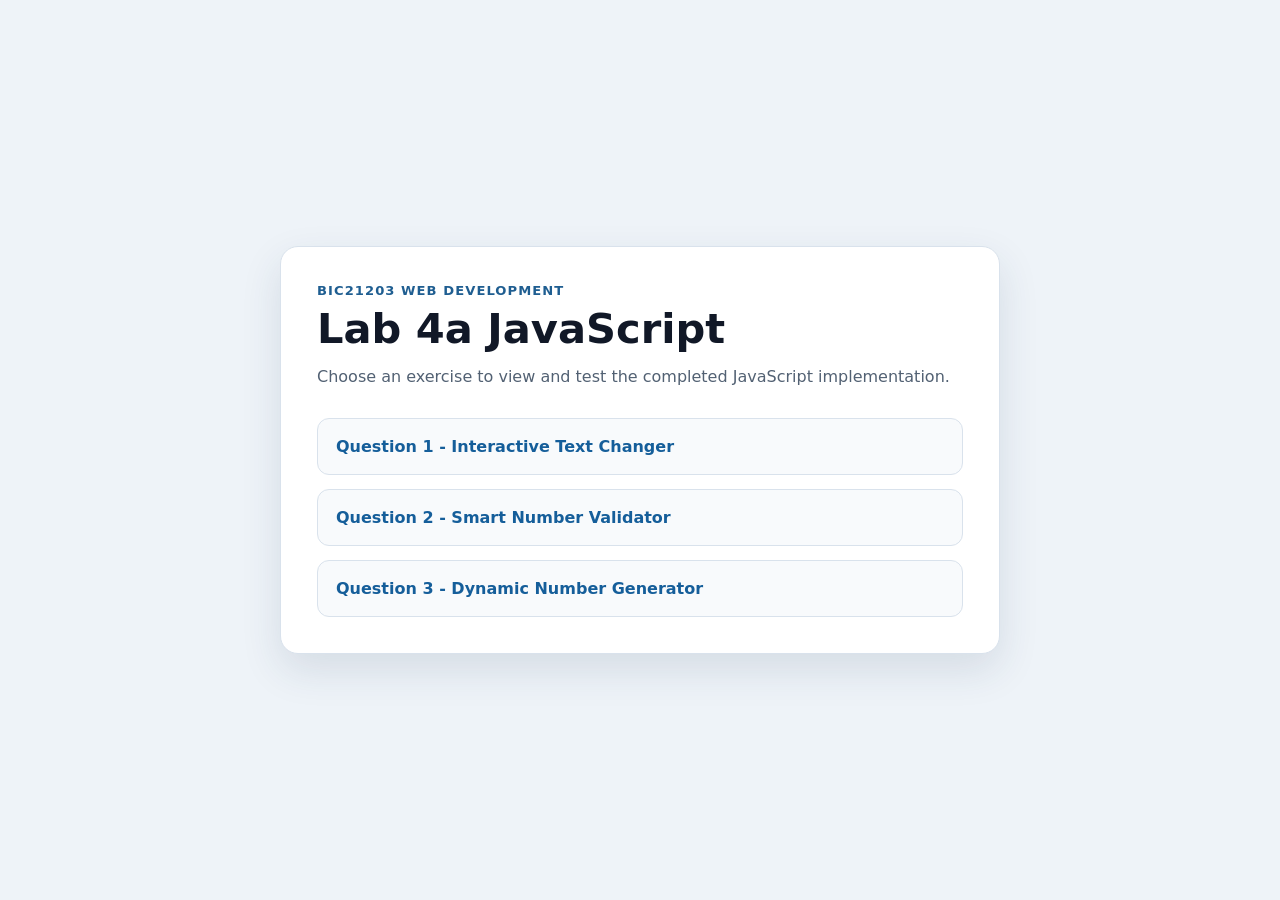
<file: index.html>
<!doctype html>
<html lang="en">
<head>
  <meta charset="utf-8">
  <meta name="viewport" content="width=device-width, initial-scale=1">
  <title>BIC21203 Lab 4a JavaScript</title>
  <link rel="stylesheet" href="assets/styles.css">
  <style>
    .lab-links { display: grid; gap: 14px; margin-top: 24px; }
    .lab-link { display: block; padding: 18px; border: 1px solid #d9e2ec; border-radius: 12px; color: #155e9a; background: #f8fafc; font-weight: 750; text-decoration: none; }
    .lab-link:hover { background: #edf4fa; }
  </style>
</head>
<body>
  <main>
    <p class="eyebrow">BIC21203 Web Development</p>
    <h1>Lab 4a JavaScript</h1>
    <p class="intro">Choose an exercise to view and test the completed JavaScript implementation.</p>
    <nav class="lab-links" aria-label="Lab 4a exercises">
      <a class="lab-link" href="q1/index.html">Question 1 - Interactive Text Changer</a>
      <a class="lab-link" href="q2/index.html">Question 2 - Smart Number Validator</a>
      <a class="lab-link" href="q3/index.html">Question 3 - Dynamic Number Generator</a>
    </nav>
  </main>
</body>
</html>
</file>
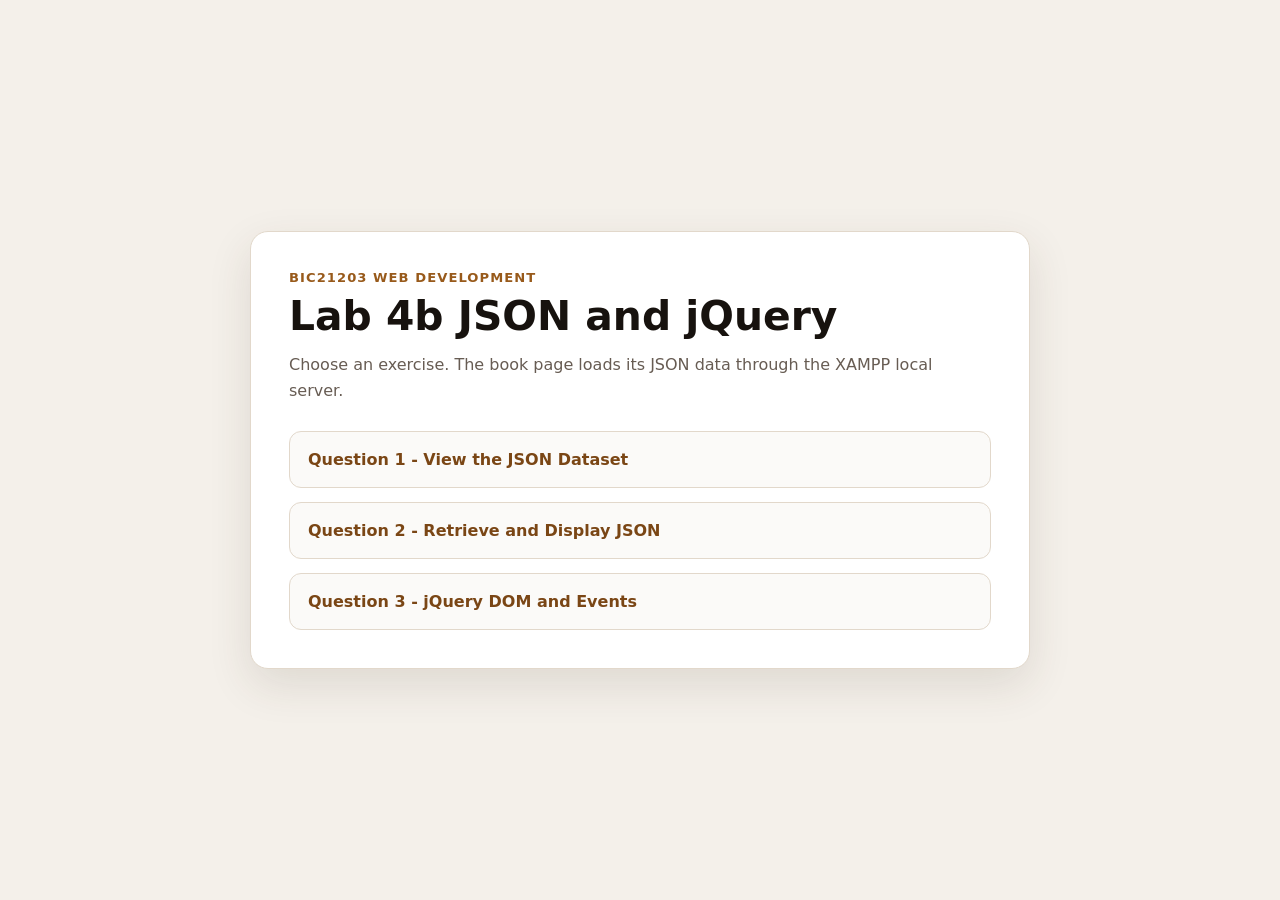
<file: lab4b-json-jquery/index.html>
<!doctype html>
<html lang="en">
<head>
  <meta charset="utf-8">
  <meta name="viewport" content="width=device-width, initial-scale=1">
  <title>BIC21203 Lab 4b JSON and jQuery</title>
  <link rel="stylesheet" href="styles.css">
  <style>
    .lab-links { display: grid; gap: 14px; margin-top: 24px; }
    .lab-link { display: block; padding: 18px; border: 1px solid #e2d8cb; border-radius: 12px; color: #7a4615; background: #fbfaf8; font-weight: 750; text-decoration: none; }
    .lab-link:hover { background: #f6f0e8; }
  </style>
</head>
<body>
  <main>
    <p class="eyebrow">BIC21203 Web Development</p>
    <h1>Lab 4b JSON and jQuery</h1>
    <p class="intro">Choose an exercise. The book page loads its JSON data through the XAMPP local server.</p>
    <nav class="lab-links" aria-label="Lab 4b exercises">
      <a class="lab-link" href="books.json">Question 1 - View the JSON Dataset</a>
      <a class="lab-link" href="books.html">Question 2 - Retrieve and Display JSON</a>
      <a class="lab-link" href="jquery-dom.html">Question 3 - jQuery DOM and Events</a>
    </nav>
  </main>
</body>
</html>
</file>
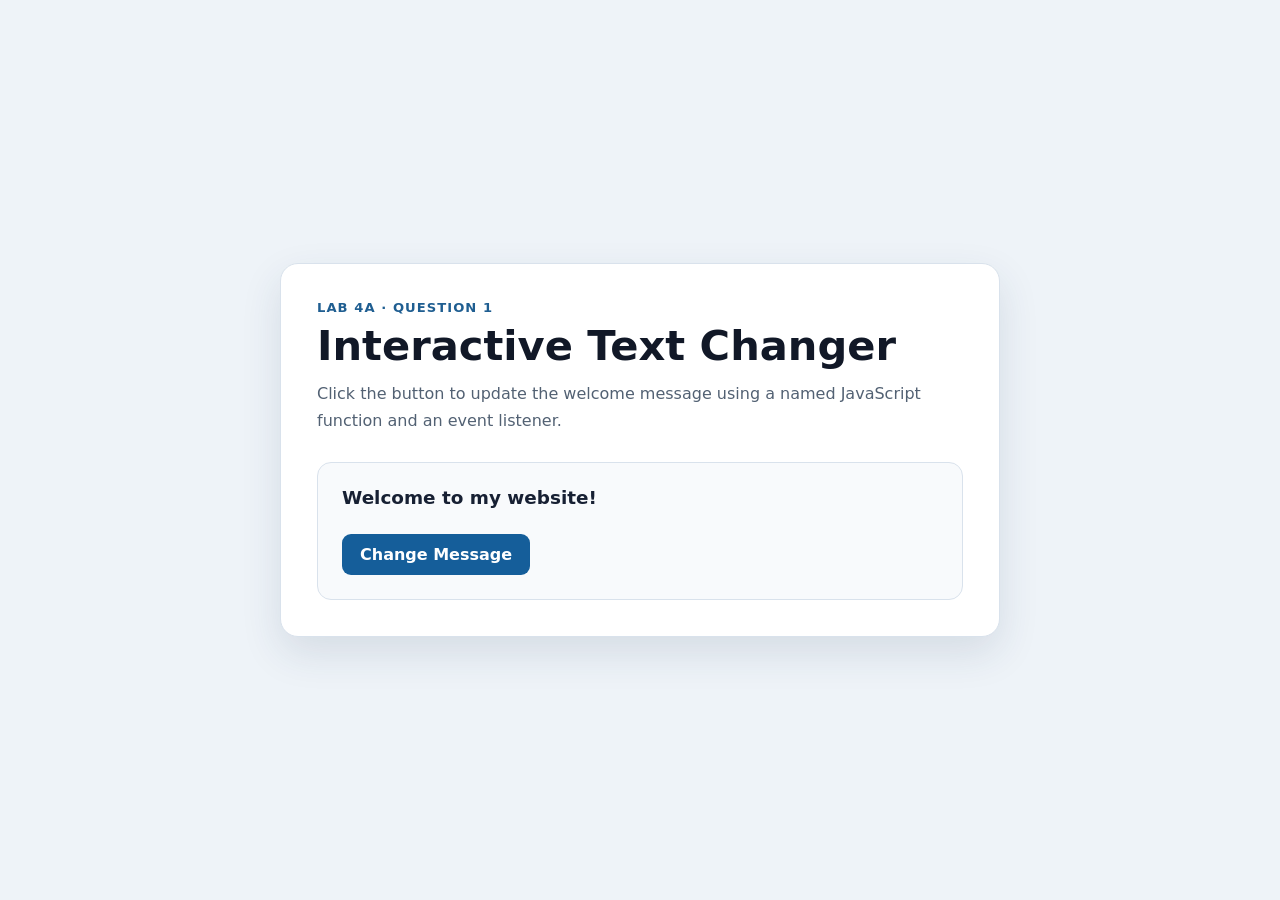
<file: q1/index.html>
<!doctype html>
<html lang="en">
<head>
  <meta charset="utf-8">
  <meta name="viewport" content="width=device-width, initial-scale=1">
  <title>Lab 4a Question 1 - Interactive Text Changer</title>
  <link rel="stylesheet" href="../assets/styles.css">
  <script src="script.js" defer></script>
</head>
<body>
  <main>
    <p class="eyebrow">Lab 4a · Question 1</p>
    <h1>Interactive Text Changer</h1>
    <p class="intro">Click the button to update the welcome message using a named JavaScript function and an event listener.</p>

    <section class="demo" aria-labelledby="message">
      <div id="myElement">
        <p id="message" aria-live="polite">Welcome to my website!</p>
      </div>
      <button id="changeBtn" type="button">Change Message</button>
    </section>
  </main>
</body>
</html>
</file>
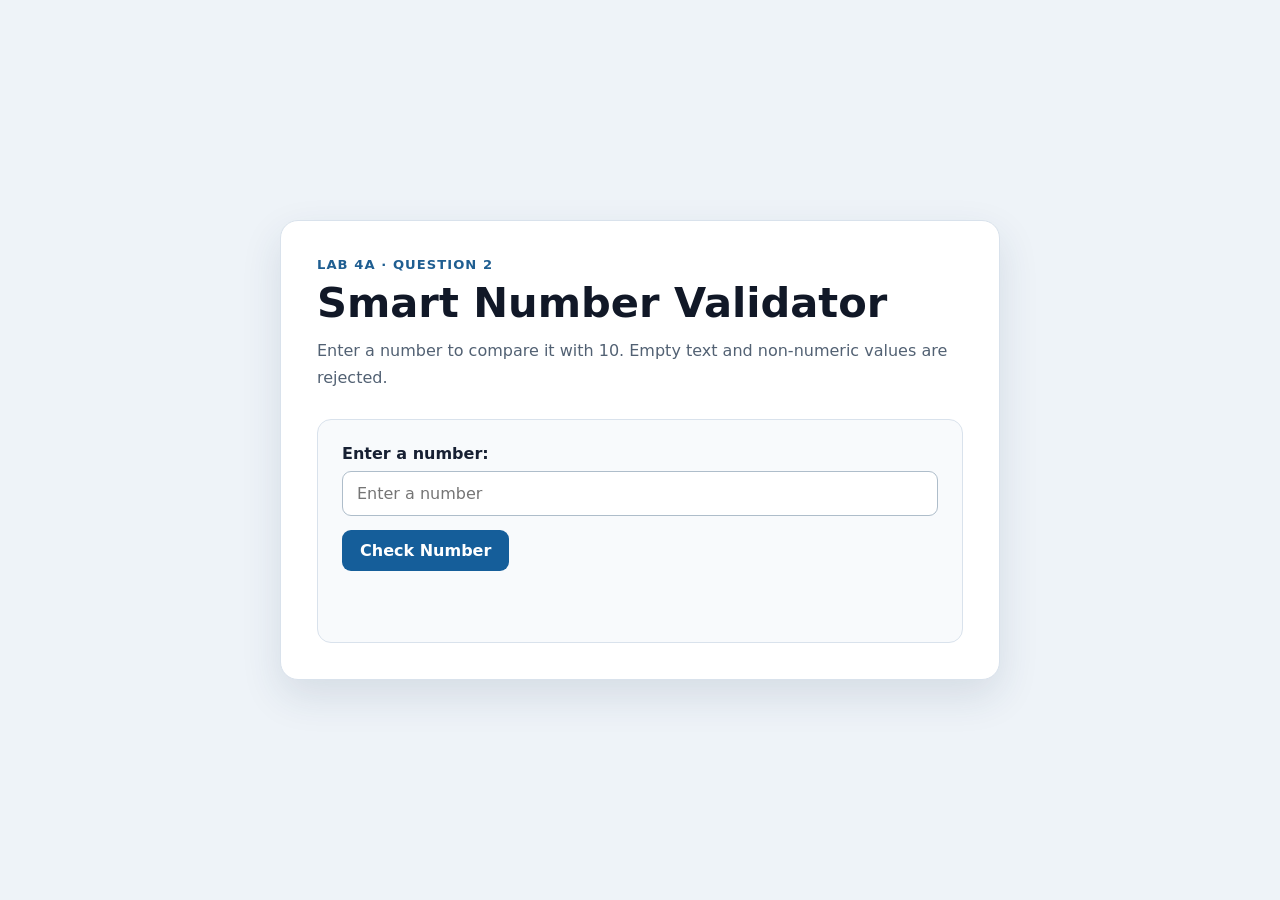
<file: q2/index.html>
<!doctype html>
<html lang="en">
<head>
  <meta charset="utf-8">
  <meta name="viewport" content="width=device-width, initial-scale=1">
  <title>Lab 4a Question 2 - Smart Number Validator</title>
  <link rel="stylesheet" href="../assets/styles.css">
  <script src="script.js" defer></script>
</head>
<body>
  <main>
    <p class="eyebrow">Lab 4a · Question 2</p>
    <h1>Smart Number Validator</h1>
    <p class="intro">Enter a number to compare it with 10. Empty text and non-numeric values are rejected.</p>

    <section class="demo" aria-label="Number validation form">
      <label for="userInput">Enter a number:</label>
      <input type="text" id="userInput" inputmode="decimal" placeholder="Enter a number">
      <button id="checkBtn" type="button">Check Number</button>
      <p id="result" role="status" aria-live="polite"></p>
    </section>
  </main>
</body>
</html>
</file>
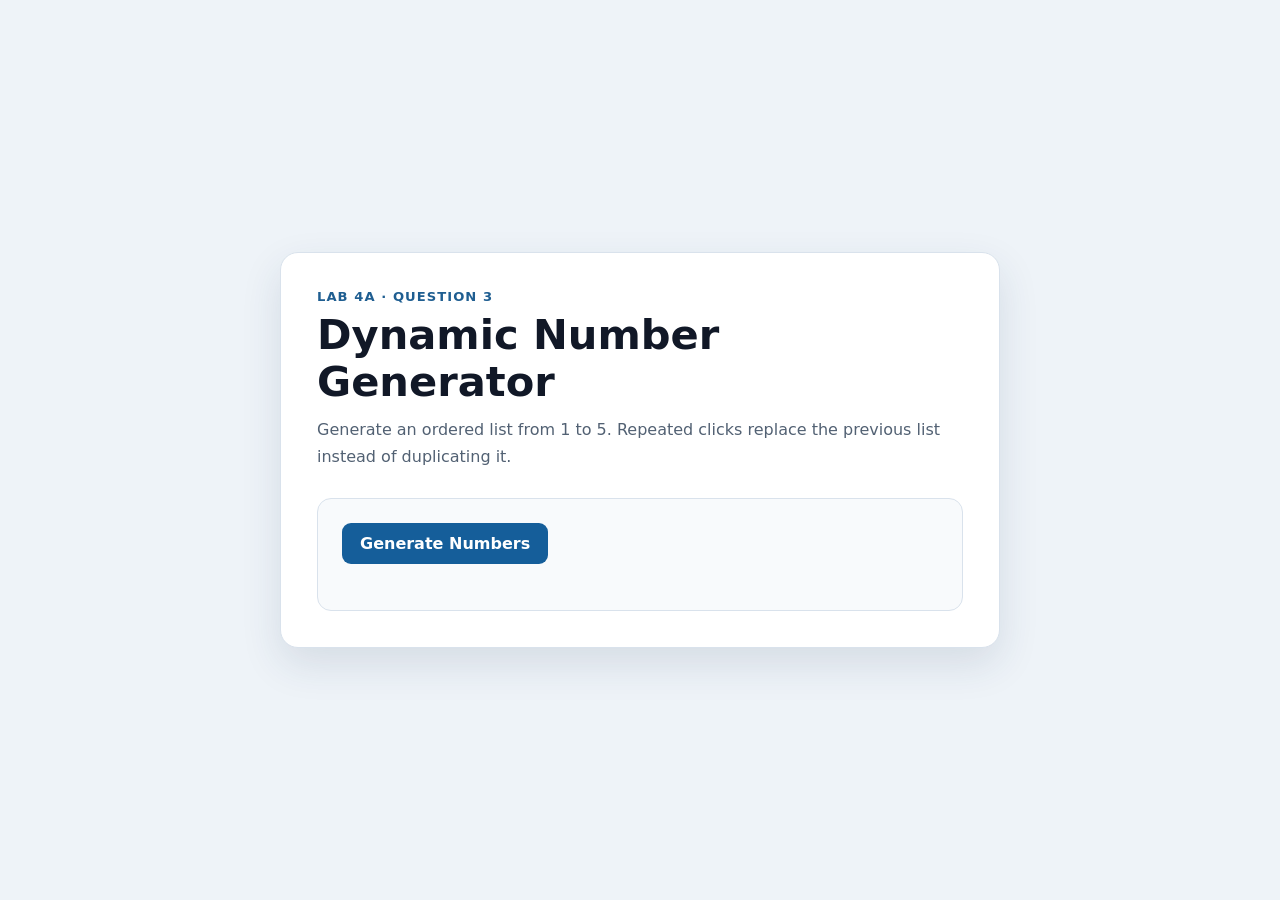
<file: q3/index.html>
<!doctype html>
<html lang="en">
<head>
  <meta charset="utf-8">
  <meta name="viewport" content="width=device-width, initial-scale=1">
  <title>Lab 4a Question 3 - Dynamic Number Generator</title>
  <link rel="stylesheet" href="../assets/styles.css">
  <script src="script.js" defer></script>
</head>
<body>
  <main>
    <p class="eyebrow">Lab 4a · Question 3</p>
    <h1>Dynamic Number Generator</h1>
    <p class="intro">Generate an ordered list from 1 to 5. Repeated clicks replace the previous list instead of duplicating it.</p>

    <section class="demo" aria-label="Generated numbers">
      <button id="generateBtn" type="button">Generate Numbers</button>
      <ol id="numberList" aria-live="polite"></ol>
    </section>
  </main>
</body>
</html>
</file>
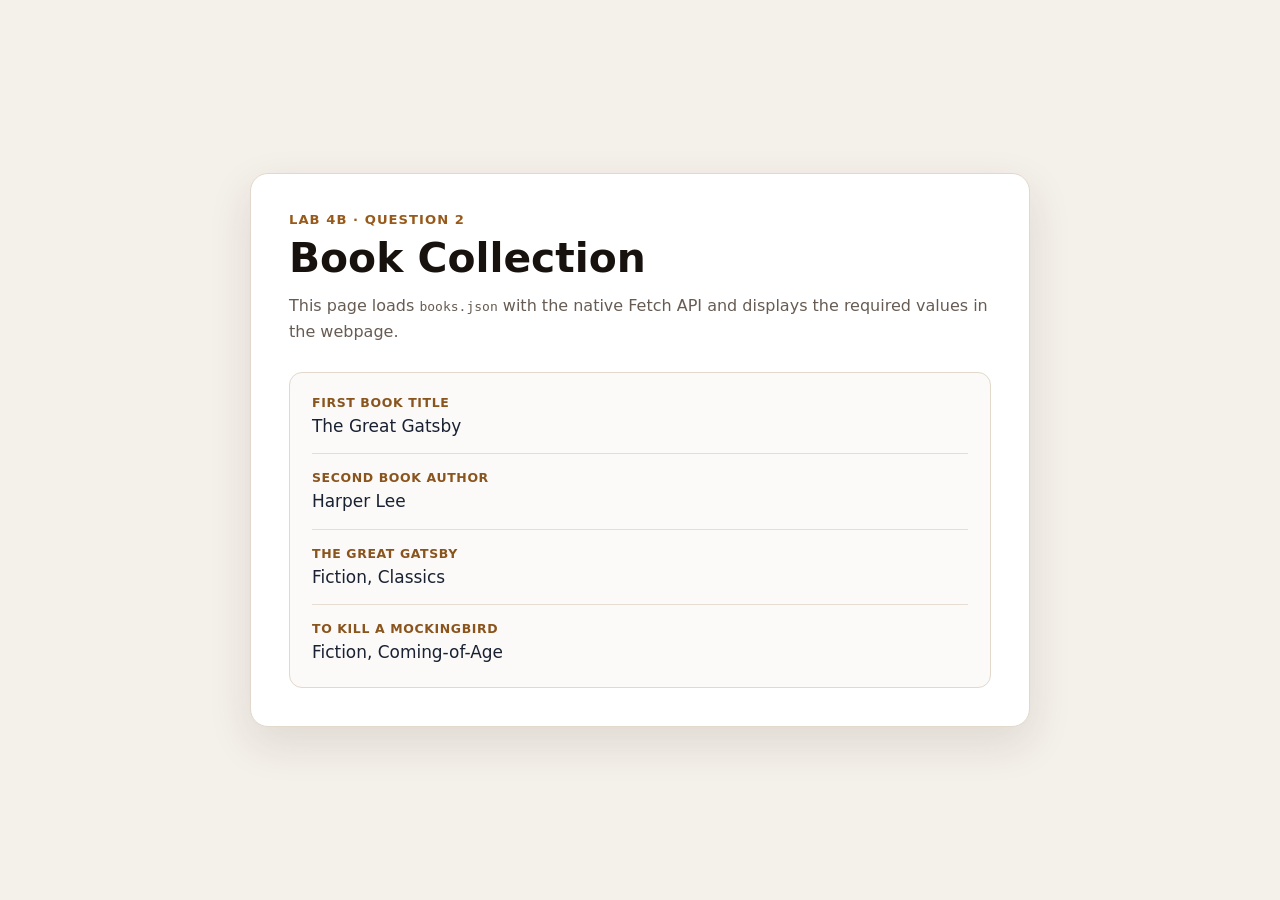
<file: lab4b-json-jquery/books.html>
<!doctype html>
<html lang="en">
<head>
  <meta charset="utf-8">
  <meta name="viewport" content="width=device-width, initial-scale=1">
  <title>Lab 4b - Retrieve and Display JSON Data</title>
  <link rel="stylesheet" href="styles.css">
  <script src="books.js" defer></script>
</head>
<body>
  <main>
    <p class="eyebrow">Lab 4b · Question 2</p>
    <h1>Book Collection</h1>
    <p class="intro">This page loads <code>books.json</code> with the native Fetch API and displays the required values in the webpage.</p>
    <section id="bookOutput" class="panel" aria-live="polite">
      <p>Loading book data...</p>
    </section>
  </main>
</body>
</html>
</file>
<file: assets/styles.css>
:root {
  color-scheme: light;
  font-family: Inter, ui-sans-serif, system-ui, -apple-system, BlinkMacSystemFont, "Segoe UI", sans-serif;
  color: #172033;
  background: #eef3f8;
}

* {
  box-sizing: border-box;
}

body {
  min-height: 100vh;
  margin: 0;
  display: grid;
  place-items: center;
  padding: 32px 20px;
}

main {
  width: min(720px, 100%);
  background: #ffffff;
  border: 1px solid #d9e2ec;
  border-radius: 18px;
  box-shadow: 0 16px 40px rgba(31, 55, 88, 0.12);
  padding: 36px;
}

.eyebrow {
  margin: 0 0 8px;
  color: #1f5e91;
  font-size: 0.82rem;
  font-weight: 750;
  letter-spacing: 0.08em;
  text-transform: uppercase;
}

h1 {
  margin: 0 0 12px;
  color: #111827;
  font-size: clamp(1.9rem, 4vw, 2.6rem);
  line-height: 1.12;
}

.intro {
  margin: 0 0 28px;
  color: #526173;
  line-height: 1.65;
}

.demo {
  padding: 24px;
  border-radius: 14px;
  background: #f8fafc;
  border: 1px solid #d9e2ec;
}

label {
  display: block;
  margin-bottom: 8px;
  font-weight: 700;
}

input {
  width: 100%;
  margin-bottom: 14px;
  padding: 12px 14px;
  border: 1px solid #aebdca;
  border-radius: 9px;
  background: #ffffff;
  color: #172033;
  font: inherit;
}

input:focus {
  outline: 3px solid rgba(37, 99, 235, 0.2);
  border-color: #2563eb;
}

button {
  padding: 11px 18px;
  border: 0;
  border-radius: 9px;
  background: #155e9a;
  color: #ffffff;
  font: inherit;
  font-weight: 750;
  cursor: pointer;
}

button:hover {
  background: #104c7c;
}

button:focus-visible {
  outline: 3px solid #8cc8f4;
  outline-offset: 3px;
}

#message,
#result {
  min-height: 1.6em;
  margin: 0 0 18px;
  font-size: 1.15rem;
  font-weight: 650;
}

#result {
  margin-top: 18px;
  margin-bottom: 0;
  color: #17476d;
}

#numberList {
  margin: 22px 0 0;
  padding-left: 28px;
}

#numberList li {
  margin: 8px 0;
  padding-left: 6px;
}

.footer-note {
  margin: 22px 0 0;
  color: #667085;
  font-size: 0.9rem;
}
</file>
<file: lab4b-json-jquery/styles.css>
:root {
  font-family: Inter, ui-sans-serif, system-ui, -apple-system, BlinkMacSystemFont, "Segoe UI", sans-serif;
  color: #192132;
  background: #f4f0ea;
}

* {
  box-sizing: border-box;
}

body {
  min-height: 100vh;
  margin: 0;
  display: grid;
  place-items: center;
  padding: 32px 20px;
}

main {
  width: min(780px, 100%);
  padding: 38px;
  border: 1px solid #e2d8cb;
  border-radius: 18px;
  background: #ffffff;
  box-shadow: 0 16px 44px rgba(66, 47, 29, 0.12);
}

.eyebrow {
  margin: 0 0 8px;
  color: #985a1b;
  font-size: 0.82rem;
  font-weight: 800;
  letter-spacing: 0.08em;
  text-transform: uppercase;
}

h1 {
  margin: 0 0 12px;
  color: #17120e;
  font-size: clamp(1.9rem, 4vw, 2.55rem);
  line-height: 1.14;
}

.intro {
  margin: 0 0 26px;
  color: #675c53;
  line-height: 1.65;
}

.panel {
  padding: 22px;
  border: 1px solid #e2d8cb;
  border-radius: 13px;
  background: #fbfaf8;
}

.fact-list {
  display: grid;
  gap: 16px;
  margin: 0;
}

.fact {
  padding-bottom: 14px;
  border-bottom: 1px solid #e7ded3;
}

.fact:last-child {
  padding-bottom: 0;
  border-bottom: 0;
}

.label {
  display: block;
  margin-bottom: 4px;
  color: #8a541d;
  font-size: 0.78rem;
  font-weight: 800;
  letter-spacing: 0.05em;
  text-transform: uppercase;
}

.value {
  margin: 0;
  font-size: 1.06rem;
  line-height: 1.5;
}

.error {
  color: #a32020;
  font-weight: 700;
}

button {
  padding: 11px 18px;
  border: 0;
  border-radius: 9px;
  background: #864f18;
  color: #ffffff;
  font: inherit;
  font-weight: 750;
  cursor: pointer;
}

button:hover {
  background: #6f4114;
}

button:focus-visible {
  outline: 3px solid #e9b980;
  outline-offset: 3px;
}
</file>
